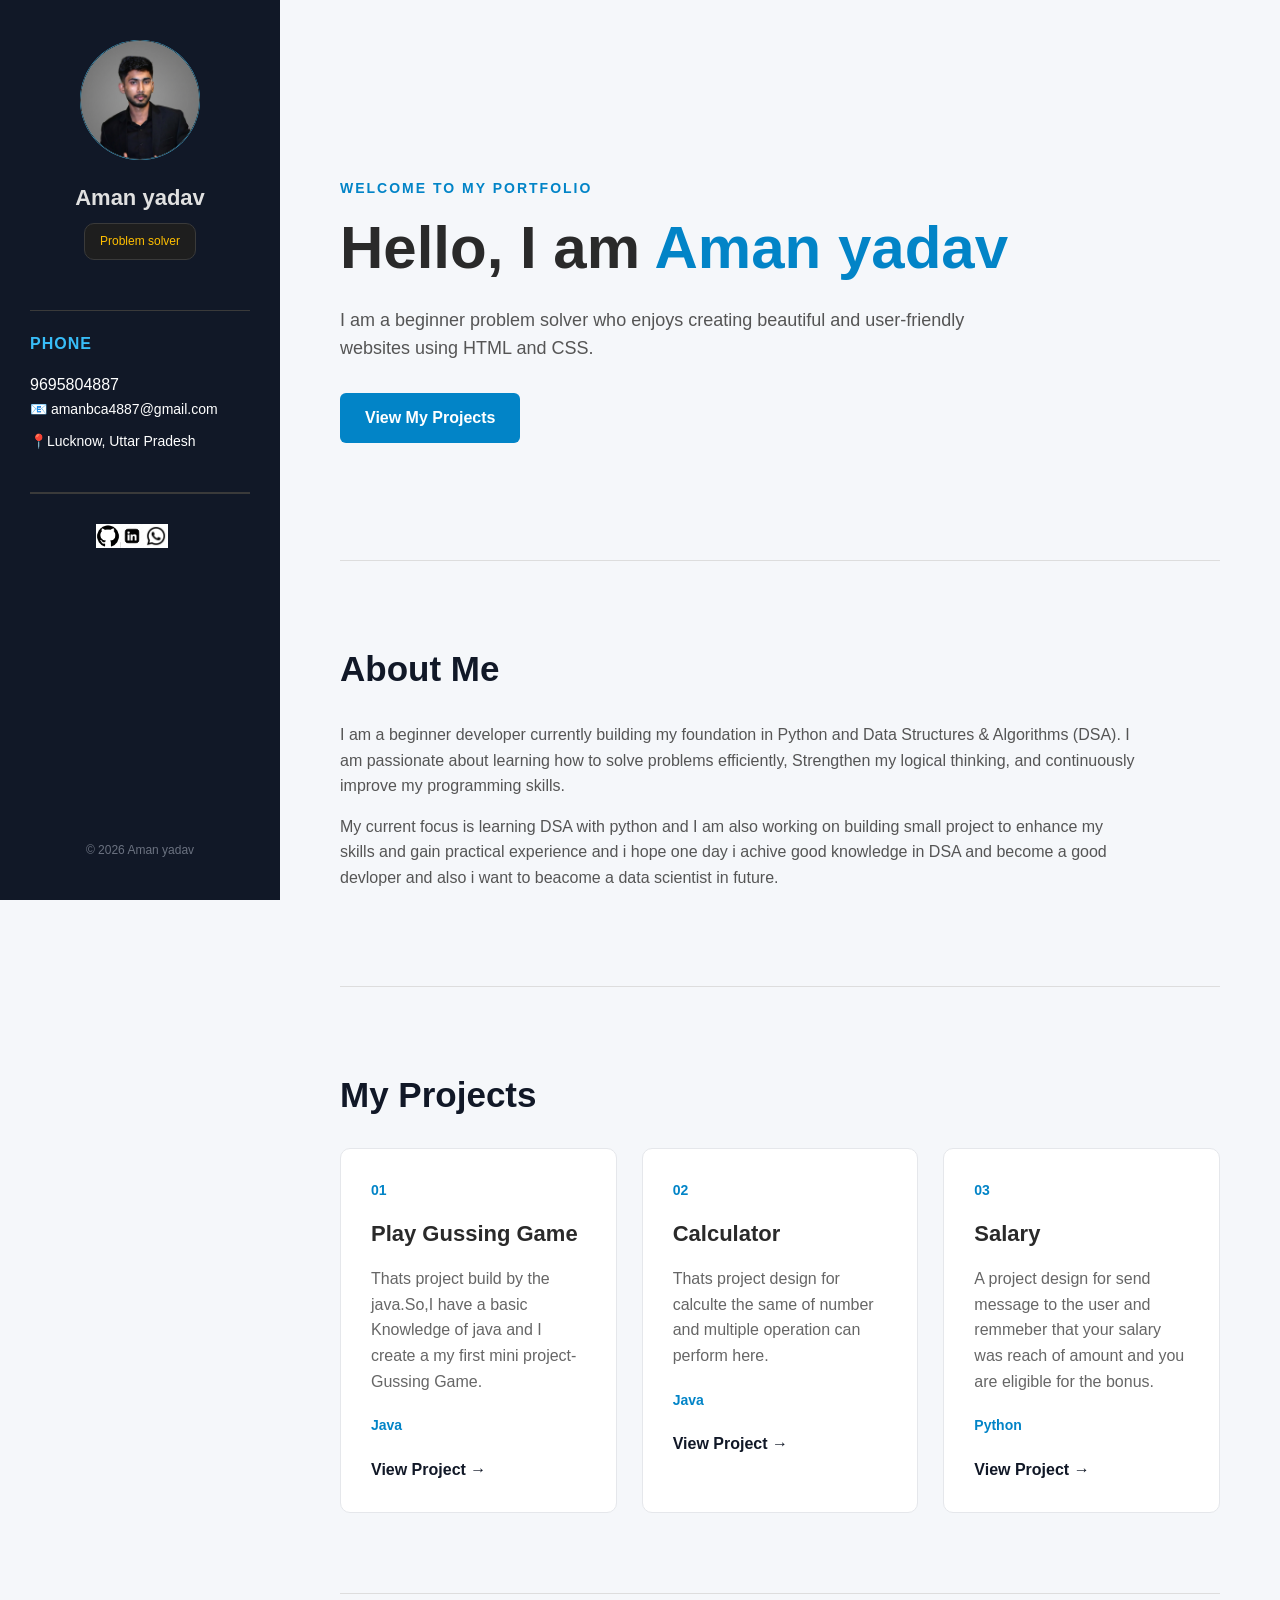
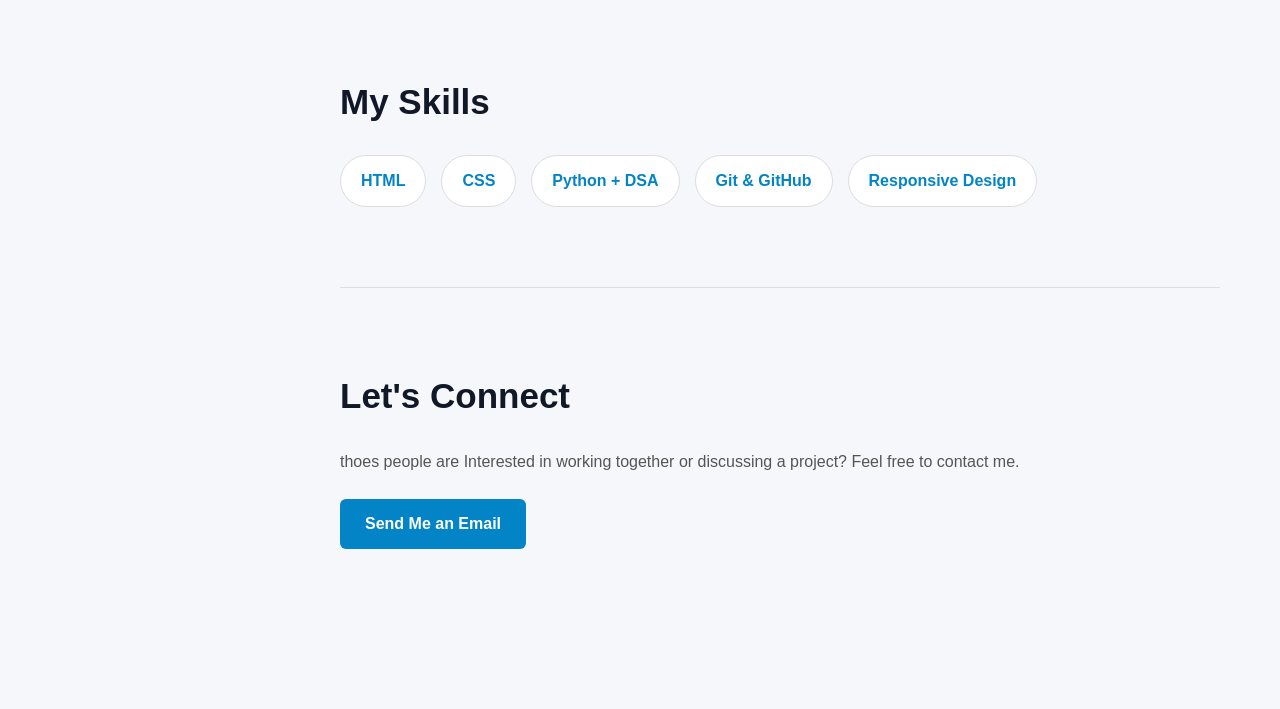
<file: aman.jpeg/My Portfolio.html>
<!DOCTYPE html>
<!-- saved from url=(0033)https://aman-web-ruby.vercel.app/ -->
<html lang="en"><head><meta http-equiv="Content-Type" content="text/html; charset=UTF-8">
    
    <meta name="viewport" content="width=device-width, initial-scale=1.0">

    <title>My Portfolio</title>

    <!-- Connect CSS -->
    <link rel="stylesheet" href="./My Portfolio_files/style.css">
</head>

<body>

    <!-- LEFT SIDEBAR -->
    <aside class="sidebar">

        <!-- Name -->
        <div class="profile">
            <div class="profile-image">
                <img src="./My Portfolio_files/aman.png" alt="profile image">
            </div>
            <h1>Aman yadav</h1>
            <p>Problem solver</p>
        </div>

        <!-- Idenification -->
        <div class="contact-info">
            <h3>Phone</h3>
                <a href="tel:9695804887">9695804887</a>
            <p>
                📧
                <a href="mailto:amanbca4887@gmail.com">
                    amanbca4887@gmail.com
                </a>
            </p>
            <p>📍Lucknow, Uttar Pradesh</p>
        </div>

        <!-- Social Media -->
         <div class="social-media">

            <a href="https://github.com/Aman1y1"><img src="./My Portfolio_files/github-logo-png_seeklogo-304612.png"></a>
            <a href="https://www.linkedin.com/in/aman-yadav-132b3a354"><img src="./My Portfolio_files/linsvg.jpg"></a>
            <a href="https://wa.me/919695804887"><img src="./My Portfolio_files/whatssvg.webp"></a>
        </div>

        <footer>
            <p>© 2026 Aman yadav</p>
        </footer>

    </aside>


    <!-- MAIN CONTENT -->
    <main class="main-content">

        <!-- HOME -->
        <section class="hero">
            <p class="small-title">WELCOME TO MY PORTFOLIO</p>

            <h2>
                Hello, I am <span>Aman yadav</span>
            </h2>

            <p>
                I am a beginner problem solver who enjoys creating
                beautiful and user-friendly websites using HTML and CSS.
            </p>

            <a href="https://aman-web-ruby.vercel.app/#projects" class="button">
                View My Projects
            </a>
        </section>


        <!-- ABOUT -->
        <section class="section">
            <h2>About Me</h2>

            <p>
                I am a beginner developer currently building my foundation in Python and Data Structures &amp; Algorithms (DSA).
                I am passionate about learning how to solve problems efficiently,
                Strengthen my logical thinking, and continuously improve my programming skills.
            </p>

            <p>
                My current focus is learning DSA with python and 
                I am also working on building small project to enhance my skills and gain practical experience
                and i hope one day i achive good knowledge in DSA and become a good devloper and also i want to beacome a data scientist in future.
            </p>
        </section>


        <!-- PROJECTS -->
        <section class="section" id="projects">

            <h2>My Projects</h2>

            <div class="projects">

                <!-- Project 1 -->
                <div class="project-card">
                    <div class="project-number">01</div>

                    <h3>Play Gussing Game</h3>

                    <p>
                        Thats project build by the java.So,I have a basic Knowledge of java
                        and I create a my first mini project- Gussing Game.
                    </p>

                    <p class="technologies">
                        Java
                    </p>

                    <a href="https://aman-web-ruby.vercel.app/aman.jpeg/Screenshot%20(31).png" class="project-link">
                    View Project →
                    </a>
                </div>


                <!-- Project 2 -->
                <div class="project-card">
                    <div class="project-number">02</div>

                    <h3>Calculator</h3>

                    <p>
                        Thats project design for calculte the same of number 
                        and multiple operation can perform here.
                    </p>

                    <p class="technologies">
                        Java
                    </p>

                    <a href="https://aman-web-ruby.vercel.app/aman.jpeg/Screenshot%20(32).png" class="project-link">
                    View Project →
                    </a>
                </div>


                <!-- Project 3 -->
                <div class="project-card">
                    <div class="project-number">03</div>

                    <h3>Salary</h3>

                    <p>
                        A project design for send message to the user and remmeber that 
                        your salary was reach of amount and you are eligible for the bonus.  

                    </p>

                    <p class="technologies">
                        Python
                    </p>

                    <a href="https://aman-web-ruby.vercel.app/aman.jpeg/Screenshot%20(33).png" class="project-link">
                    View Project →
                    </a>
                </div>

            </div>

        </section>


        <!-- SKILLS -->
        <section class="section">

            <h2>My Skills</h2>

            <div class="skills">

                <div class="skill">HTML</div>
                <div class="skill">CSS</div>
                <div class="skill">Python + DSA</div>
                <div class="skill">Git &amp; GitHub</div>
                <div class="skill">Responsive Design</div>

            </div>

        </section>


        <!-- CONTACT -->
        <section class="section contact">

            <h2>Let's Connect</h2>

            <p>
                thoes people are Interested in working together or discussing a project?
                Feel free to contact me.
            </p>

            <a href="mailto:amanbca4887@gmail.com" class="button">
                Send Me an Email
            </a>

        </section>

    </main>




</body></html>
</file>
<file: aman.jpeg/My Portfolio_files/style.css>
/* ------------------------------
   BASIC RESET
------------------------------ */

* {
    margin: 0;
    padding: 0;
    box-sizing: border-box;
}

html {
    scroll-behavior: smooth;
}

body {
    font-family: Arial, Helvetica, sans-serif;
    background-color: #f5f7fa;
    color: #2a2a2a;
    line-height: 1.6;
}


/* ------------------------------
   LEFT SIDEBAR
------------------------------ */

.sidebar {
    position: fixed;
    left: 0;
    top: 0;

    width: 280px;
    height: 100vh;

    background-color: #111827;
    color: white;

    padding: 40px 30px;

    display: flex;
    flex-direction: column;
}


/* Profile */

.profile {
    text-align: center;
    margin-bottom: 20px;
    border-radius:1px solid #3a3a3a;
}

.profile-image img{
    height:120px;
    width:120px;
    border-radius:50%;
    border:1px solid #3a3a3a;
}
.profile-image {
    width: 120px;
    height: 120px;

    margin: 0 auto 20px;

    border-radius: 50%;

    background-color: #38bdf8;
    color: #111827;

    display: flex;
    align-items: center;
    justify-content: center;

    font-size: 30px;
    font-weight: bold;
}

.profile h1 {
    color:#e0e0e0;
    font-size:22px;

}

.profile p {
    font-size:12px;
    background-color:#1e1e1e;
    border-radius:10px;
    padding:8px 15px;
    border:1px solid #3a3a3a;
    color: #FFBF00;
    display:inline-block;
    margin-top:8px;
}


/* Contact */

.contact-info{
    border-top:1px solid #3a3a3a;
    padding-top:20px;
    margin-top:30px;

}
.social-media {
    margin-bottom: 40px;
}

.sidebar h3 {
    color: #38bdf8;
    margin-bottom: 15px;
    font-size: 16px;
    text-transform: uppercase;
    letter-spacing: 1px;
}

.contact-info p {
    margin-bottom: 10px;
    font-size: 14px;
}

.contact-info a {
    color: white;
    text-decoration: none;
}

.contact-info a:hover {
    color: #38bdf8;
}


/* Social Media */

.social-media {
    margin-top:30px;
    display: flex;
    border-top:2px solid #3a3a3a;
    padding-top:20px;
    text-align:center;
}

.social-media img {
    height:24px;
    width:24px; 
    margin-top:10px;
    margin-left:275%;
}


.social-media a:hover {
    color: #38bdf8;
    padding-top: 5px;
}


/* Footer */

.sidebar footer {
    margin-top: auto;
    text-align: center;
    color: #6b7280;
    font-size: 12px;
}


/* ------------------------------
   MAIN CONTENT
------------------------------ */

.main-content {
    margin-left: 280px;
    padding: 60px;
}


/* ------------------------------
   HERO SECTION
------------------------------ */

.hero {
    min-height: 500px;

    display: flex;
    flex-direction: column;
    justify-content: center;

    max-width: 900px;
}

.small-title {
    color: #0284c7;
    font-size: 14px;
    font-weight: bold;
    letter-spacing: 2px;
    margin-bottom: 15px;
}

.hero h2 {
    font-size: 60px;
    line-height: 1.1;
    margin-bottom: 25px;
}

.hero h2 span {
    color: #0284c7;
}

.hero p:not(.small-title) {
    max-width: 650px;
    font-size: 18px;
    color: #555;
    margin-bottom: 30px;
}


/* ------------------------------
   BUTTON
------------------------------ */

.button {
    display: inline-block;

    width: fit-content;

    background-color: #0284c7;
    color: white;

    padding: 12px 25px;

    border-radius: 6px;

    text-decoration: none;
    font-weight: bold;

    transition: 0.3s;
}

.button:hover {
    background-color: #0369a1;
    transform: translateY(-2px);
}


/* ------------------------------
   SECTIONS
------------------------------ */

.section {
    max-width: 1000px;
    padding: 80px 0;
    border-top: 1px solid #ddd;
}

.section h2 {
    font-size: 35px;
    margin-bottom: 25px;
    color: #111827;
}

.section > p {
    max-width: 800px;
    color: #555;
    margin-bottom: 15px;
}


/* ------------------------------
   PROJECTS
------------------------------ */

.projects {
    display: grid;

    grid-template-columns:
        repeat(3, 1fr);

    gap: 25px;
}

.project-card {
    background-color: white;

    padding: 30px;

    border-radius: 10px;

    border: 1px solid #e5e7eb;

    transition: 0.3s;
}

.project-card:hover {
    transform: translateY(-8px);

    box-shadow:
        0 15px 30px rgba(0, 0, 0, 0.1);
}

.project-number {
    color: #0284c7;
    font-size: 14px;
    font-weight: bold;
    margin-bottom: 15px;
}

.project-card h3 {
    font-size: 22px;
    margin-bottom: 15px;
}

.project-card p {
    color: #666;
    margin-bottom: 20px;
}

.project-card .technologies {
    color: #0284c7;
    font-size: 14px;
    font-weight: bold;
}

.project-link {
    color: #111827;
    text-decoration: none;
    font-weight: bold;
}

.project-link:hover {
    color: #0284c7;
}


/* ------------------------------
   SKILLS
------------------------------ */

.skills {
    display: flex;
    flex-wrap: wrap;
    gap: 15px;
}

.skill {
    background-color: white;

    padding: 12px 20px;

    border: 1px solid #ddd;
    border-radius: 30px;

    color: #0284c7;

    font-weight: bold;
}


/* ------------------------------
   CONTACT
------------------------------ */

.contact {
    padding-bottom: 100px;
}

.contact p {
    margin-bottom: 25px;
}


/* ------------------------------
   RESPONSIVE DESIGN
------------------------------ */

@media (max-width: 900px) {

    .sidebar {
        position: relative;

        width: 100%;
        height: auto;

        padding: 30px;
    }

    .sidebar footer {
        margin-top: 30px;
    }

    .main-content {
        margin-left: 0;
        padding: 40px 25px;
    }

    .hero {
        min-height: 400px;
    }

    .hero h2 {
        font-size: 45px;
    }

    .projects {
        grid-template-columns: 1fr 1fr;
    }
}


@media (max-width: 600px) {

    .hero h2 {
        font-size: 36px;
    }

    .section h2 {
        font-size: 30px;
    }

    .projects {
        grid-template-columns: 1fr;
    }

    .main-content {
        padding: 25px 20px;
    }
}
</file>
